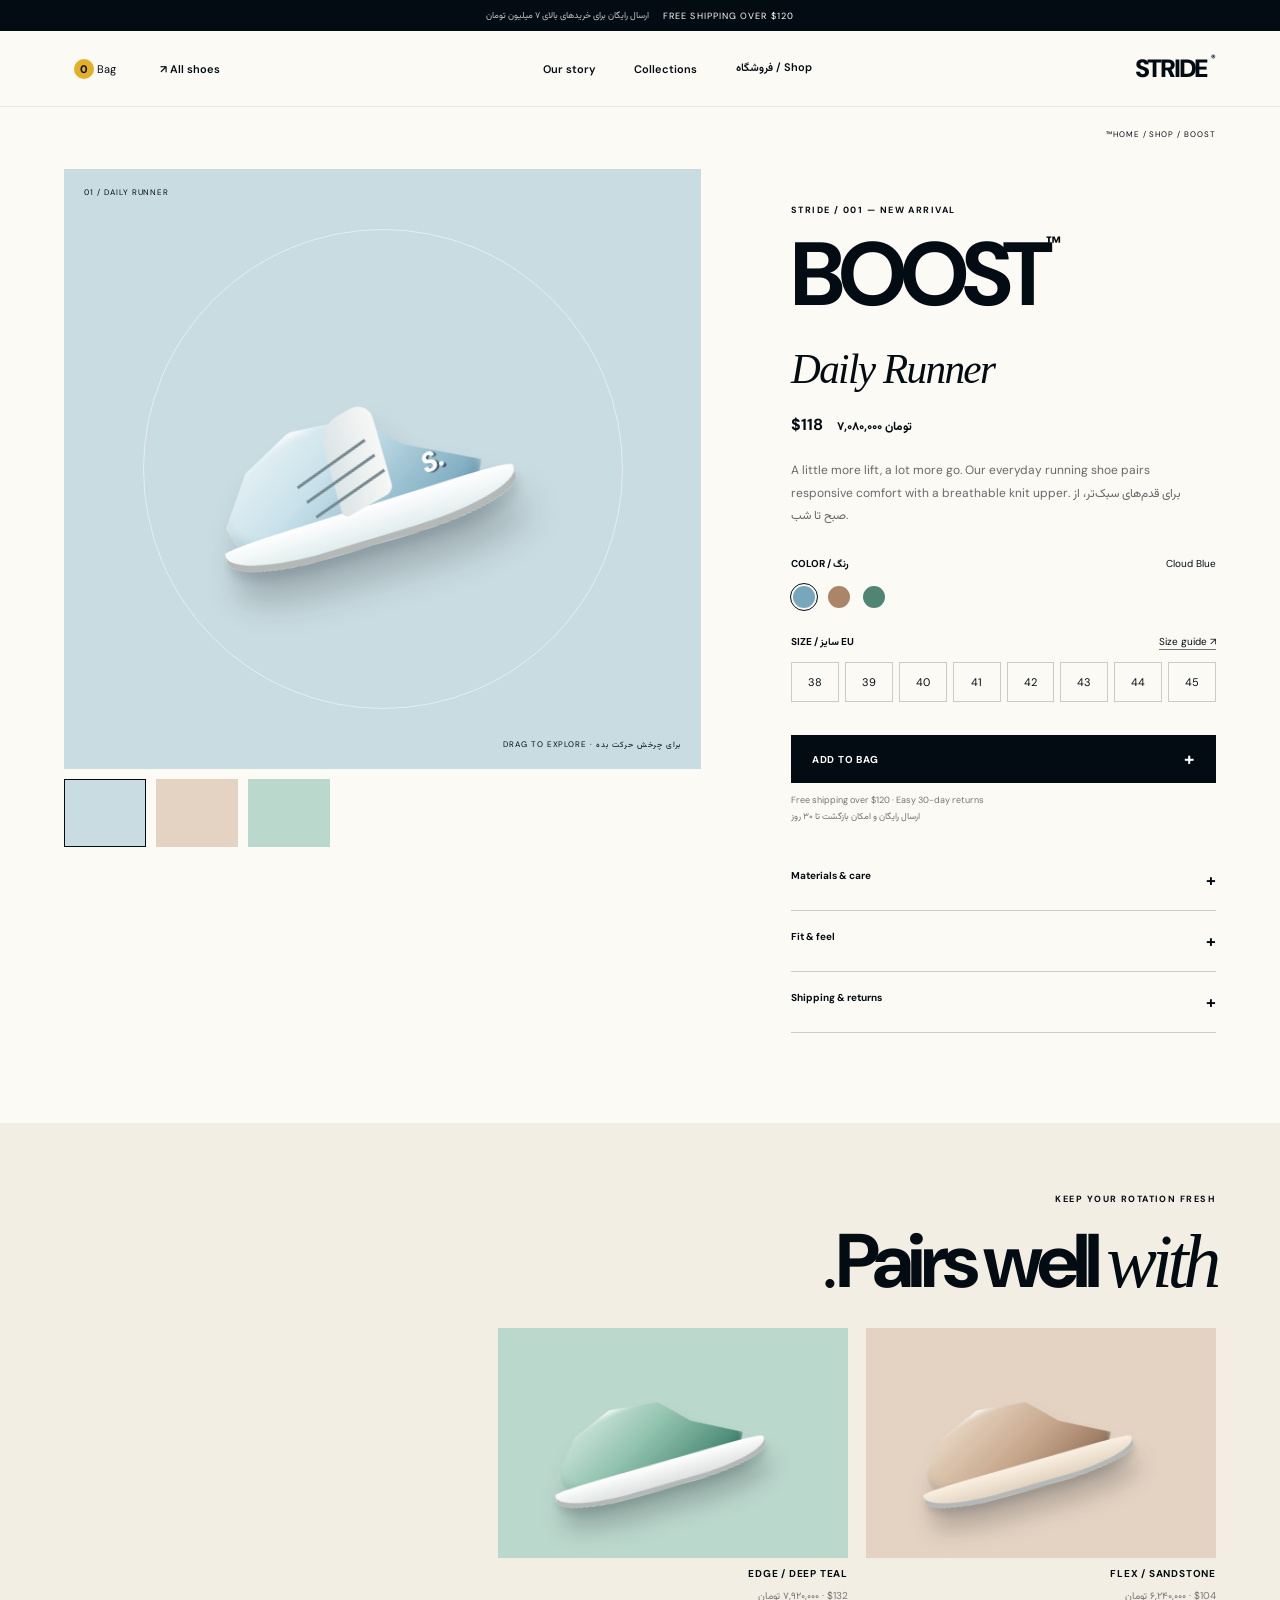
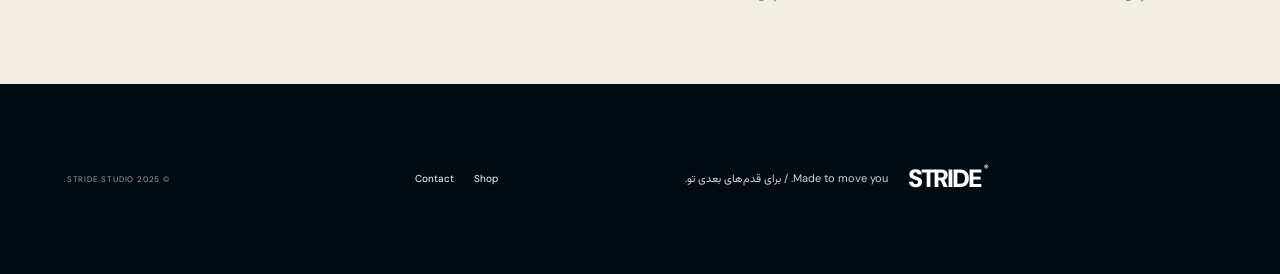
<file: product.html>
<!doctype html><html lang="fa" dir="rtl"><head><meta charset="utf-8"><meta name="viewport" content="width=device-width,initial-scale=1"><title>BOOST Daily Runner — STRIDE</title><link href="https://fonts.googleapis.com/css2?family=DM+Sans:wght@400;500;600;700;800;900&family=Vazirmatn:wght@400;500;600;700;800;900&display=swap" rel="stylesheet"><link rel="stylesheet" href="css/style.css"><link rel="stylesheet" href="css/animations.css"></head><body><div class="announcement">FREE SHIPPING OVER $120 <span>ارسال رایگان برای خریدهای بالای ۷ میلیون تومان</span></div><header class="site-header"><a class="logo" href="index.html">STRIDE<span>®</span></a><nav><a href="shop.html">Shop / فروشگاه</a><a href="index.html#collections">Collections</a><a href="index.html#story">Our story</a></nav><div class="header-tools"><a href="shop.html">All shoes ↗</a><button class="bag">Bag <b class="cart-count">0</b></button><button class="menu-toggle">☰</button></div></header><main><div class="breadcrumb"><a href="index.html">HOME</a> / <a href="shop.html">SHOP</a> / BOOST™</div><section class="product-detail"><div class="gallery"><div class="gallery-main"><span class="gallery-tag">01 / DAILY RUNNER</span><div class="shoe shoe-blue shoe-spin"><div class="shoe-upper"></div><div class="shoe-tongue"></div><div class="shoe-sole"></div><div class="shoe-laces"></div><span class="shoe-mark">S.</span></div><span class="rotate-hint">DRAG TO EXPLORE · برای چرخش حرکت بده</span></div><div class="gallery-thumbs"><button class="thumb selected" aria-label="Cloud blue view"><div class="shoe shoe-blue"><div class="shoe-upper"></div><div class="shoe-sole"></div></div></button><button class="thumb sand" aria-label="Sandstone view"><div class="shoe shoe-earth"><div class="shoe-upper"></div><div class="shoe-sole"></div></div></button><button class="thumb teal" aria-label="Deep teal view"><div class="shoe shoe-teal"><div class="shoe-upper"></div><div class="shoe-sole"></div></div></button></div></div><div class="product-details"><p class="eyebrow">STRIDE / 001 — NEW ARRIVAL</p><h1>BOOST<span>™</span><br><em>Daily Runner</em></h1><div class="detail-price">$118 <span>۷,۰۸۰,۰۰۰ تومان</span></div><p class="detail-copy">A little more lift, a lot more go. Our everyday running shoe pairs responsive comfort with a breathable knit upper. برای قدم‌های سبک‌تر، از صبح تا شب.</p><div class="selector-group"><div class="selector-label"><b>COLOR / رنگ</b><span>Cloud Blue</span></div><div class="swatches"><button class="swatch blue selected" aria-label="Cloud Blue"></button><button class="swatch clay" aria-label="Sandstone"></button><button class="swatch green" aria-label="Deep Teal"></button></div></div><div class="selector-group"><div class="selector-label"><b>SIZE / سایز EU</b><a href="#size-guide">Size guide ↗</a></div><div class="sizes"><button>38</button><button>39</button><button>40</button><button>41</button><button>42</button><button>43</button><button>44</button><button>45</button></div></div><button class="button button-dark add-detail" data-name="BOOST">ADD TO BAG <span>+</span></button><p class="shipping-note">Free shipping over $120 · Easy 30-day returns<br>ارسال رایگان و امکان بازگشت تا ۳۰ روز</p><div class="detail-accordion"><details><summary>Materials & care <b>+</b></summary><p>Breathable recycled knit upper, responsive foam midsole and durable rubber outsole. Wipe clean with a soft damp cloth.</p></details><details><summary>Fit & feel <b>+</b></summary><p>True to size with a secure heel and roomy toe box. Between sizes? We recommend sizing up.</p></details><details><summary>Shipping & returns <b>+</b></summary><p>Free shipping on orders over $120. Try them at home; returns are easy within 30 days.</p></details></div></div></section><section class="related"><div class="related-heading"><p class="eyebrow">KEEP YOUR ROTATION FRESH</p><h2>Pairs well <em>with.</em></h2></div><div class="related-grid"><a href="product.html"><div class="mini-art sand"><div class="shoe shoe-earth"><div class="shoe-upper"></div><div class="shoe-sole"></div></div></div><b>FLEX / SANDSTONE</b><small>$104 · ۶,۲۴۰,۰۰۰ تومان</small></a><a href="product.html"><div class="mini-art teal"><div class="shoe shoe-teal"><div class="shoe-upper"></div><div class="shoe-sole"></div></div></div><b>EDGE / DEEP TEAL</b><small>$132 · ۷,۹۲۰,۰۰۰ تومان</small></a></div></section></main><footer class="site-footer"><a class="logo" href="index.html">STRIDE<span>®</span></a><p>Made to move you. / برای قدم‌های بعدی تو.</p><div class="footer-links"><a href="shop.html">Shop</a><a href="mailto:hello@stride.example">Contact</a></div><small>© 2025 STRIDE STUDIO.</small></footer><script src="js/main.js" defer></script><script src="js/shop.js" defer></script></body></html>
</file>
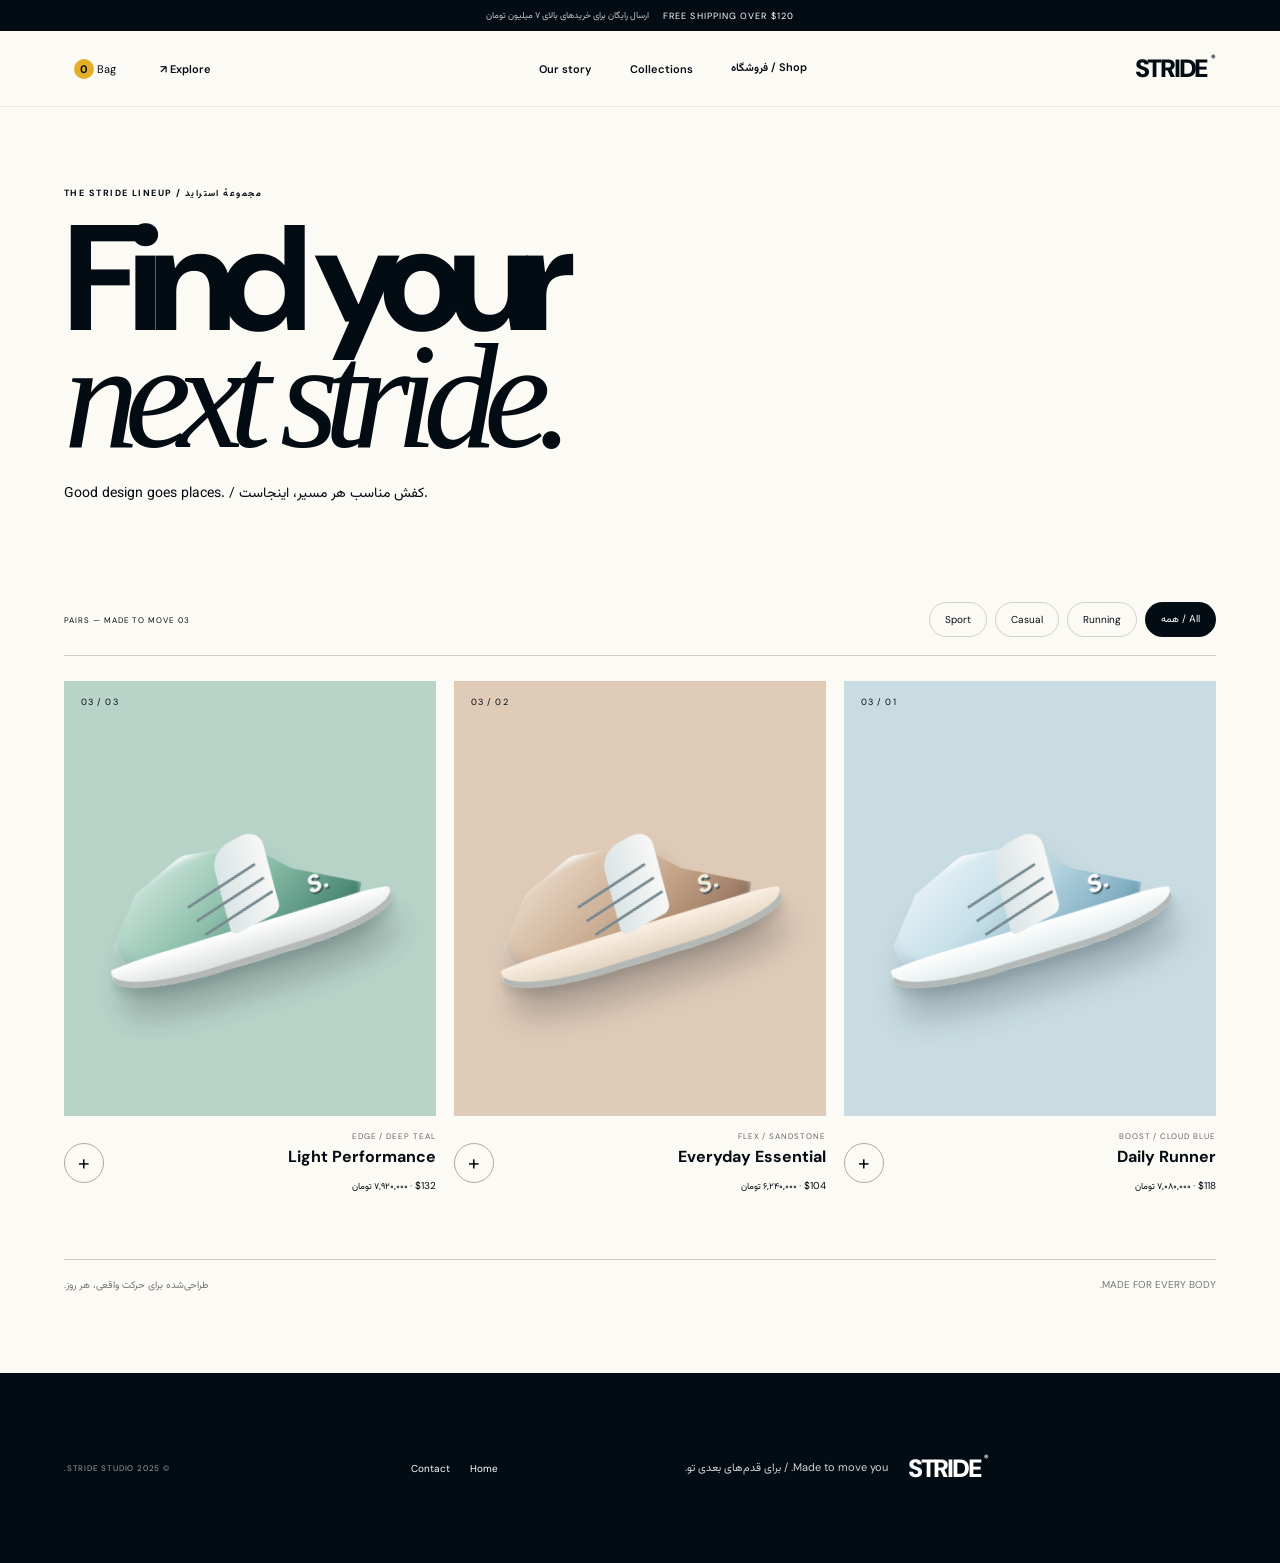
<file: shop.html>
<!doctype html><html lang="fa" dir="rtl"><head><meta charset="utf-8"><meta name="viewport" content="width=device-width,initial-scale=1"><title>Shop — STRIDE</title><link href="https://fonts.googleapis.com/css2?family=DM+Sans:wght@400;500;600;700;800;900&family=Vazirmatn:wght@400;500;600;700;800;900&display=swap" rel="stylesheet"><link rel="stylesheet" href="css/style.css"><link rel="stylesheet" href="css/animations.css"></head><body><div class="announcement">FREE SHIPPING OVER $120 <span>ارسال رایگان برای خریدهای بالای ۷ میلیون تومان</span></div><header class="site-header"><a class="logo" href="index.html">STRIDE<span>®</span></a><nav><a href="shop.html" aria-current="page">Shop / فروشگاه</a><a href="index.html#collections">Collections</a><a href="index.html#story">Our story</a></nav><div class="header-tools"><a href="product.html">Explore ↗</a><button class="bag">Bag <b class="cart-count">0</b></button><button class="menu-toggle">☰</button></div></header><main class="catalog"><div class="catalog-hero"><p class="eyebrow">THE STRIDE LINEUP / مجموعهٔ استراید</p><h1>Find your<br><em>next stride.</em></h1><p>Good design goes places. / کفش مناسب هر مسیر، اینجاست.</p></div><div class="catalog-toolbar"><div class="filter-tabs" role="group" aria-label="Filter products"><button class="filter-btn active" data-filter="all">All / همه</button><button class="filter-btn" data-filter="running">Running</button><button class="filter-btn" data-filter="casual">Casual</button><button class="filter-btn" data-filter="sport">Sport</button></div><span>03 PAIRS — MADE TO MOVE</span></div><div class="product-grid"><article class="shop-card" data-category="running sport" data-tilt><a href="product.html" class="card-visual"><div class="card-face front"><div class="shoe shoe-blue"><div class="shoe-upper"></div><div class="shoe-tongue"></div><div class="shoe-sole"></div><div class="shoe-laces"></div><span class="shoe-mark">S.</span></div><span class="card-number">01 / 03</span></div><div class="card-face back"><p>BOOST™</p><span>ENERGY IN EVERY STEP<br>انرژی در هر قدم</span><b>↗</b></div></a><div class="card-info"><div><p>BOOST / CLOUD BLUE</p><h2>Daily Runner</h2><small>$118 <span>· ۷,۰۸۰,۰۰۰ تومان</span></small></div><button class="add-cart" data-name="BOOST" aria-label="Add BOOST to bag">+</button></div></article><article class="shop-card" data-category="casual" data-tilt><a href="product.html" class="card-visual"><div class="card-face front sand"><div class="shoe shoe-earth"><div class="shoe-upper"></div><div class="shoe-tongue"></div><div class="shoe-sole"></div><div class="shoe-laces"></div><span class="shoe-mark">S.</span></div><span class="card-number">02 / 03</span></div><div class="card-face back"><p>FLEX™</p><span>TAKE IT EASY<br>با خیال راحت</span><b>↗</b></div></a><div class="card-info"><div><p>FLEX / SANDSTONE</p><h2>Everyday Essential</h2><small>$104 <span>· ۶,۲۴۰,۰۰۰ تومان</span></small></div><button class="add-cart" data-name="FLEX" aria-label="Add FLEX to bag">+</button></div></article><article class="shop-card" data-category="sport running" data-tilt><a href="product.html" class="card-visual"><div class="card-face front teal"><div class="shoe shoe-teal"><div class="shoe-upper"></div><div class="shoe-tongue"></div><div class="shoe-sole"></div><div class="shoe-laces"></div><span class="shoe-mark">S.</span></div><span class="card-number">03 / 03</span></div><div class="card-face back"><p>EDGE™</p><span>FIND YOUR EDGE<br>لبهٔ توانت را پیدا کن</span><b>↗</b></div></a><div class="card-info"><div><p>EDGE / DEEP TEAL</p><h2>Light Performance</h2><small>$132 <span>· ۷,۹۲۰,۰۰۰ تومان</span></small></div><button class="add-cart" data-name="EDGE" aria-label="Add EDGE to bag">+</button></div></article></div><div class="catalog-note"><span>MADE FOR EVERY BODY.</span><span>طراحی‌شده برای حرکت واقعی، هر روز.</span></div></main><footer class="site-footer"><a class="logo" href="index.html">STRIDE<span>®</span></a><p>Made to move you. / برای قدم‌های بعدی تو.</p><div class="footer-links"><a href="index.html">Home</a><a href="mailto:hello@stride.example">Contact</a></div><small>© 2025 STRIDE STUDIO.</small></footer><script src="js/main.js" defer></script><script src="js/shop.js" defer></script></body></html>
</file>
<file: css/style.css>
@import url('https://fonts.googleapis.com/css2?family=DM+Sans:wght@400;500;600;700;800;900&family=Vazirmatn:wght@400;500;600;700;800;900&display=swap');
:root{--blue:oklch(55% .18 240);--clay:oklch(52% .12 30);--teal:oklch(65% .15 160);--gold:oklch(78% .15 85);--ink:oklch(15% .02 240);--cream:#f3eee4;--paper:#fcfaf5;--white:#fff;--muted:#7a7d7d;--font:'DM Sans','Vazirmatn',sans-serif;--ease:cubic-bezier(.2,.75,.25,1);--gutter:clamp(22px,5vw,76px)}*{box-sizing:border-box}html{scroll-behavior:smooth;scroll-padding-top:85px}body{margin:0;background:var(--paper);color:var(--ink);font-family:var(--font);font-size:14px;-webkit-font-smoothing:antialiased}button,input{font:inherit}button,a{-webkit-tap-highlight-color:transparent}a{color:inherit;text-decoration:none}button{color:inherit}.announcement{min-height:31px;display:flex;justify-content:center;align-items:center;gap:14px;background:var(--ink);color:white;font-size:9px;letter-spacing:.12em;text-align:center;padding:6px 12px}.announcement span{font-family:'Vazirmatn',sans-serif;letter-spacing:0;opacity:.75}.site-header{height:76px;padding:0 var(--gutter);display:flex;align-items:center;justify-content:space-between;background:var(--paper);position:relative;z-index:20;border-bottom:1px solid #10151a12}.logo{font-size:25px;font-weight:900;letter-spacing:-.09em;direction:ltr}.logo span{font-size:9px;vertical-align:top;letter-spacing:0;margin-left:4px}.site-header nav,.header-tools{display:flex;align-items:center;gap:clamp(18px,3vw,44px)}.site-header nav a,.header-tools>a{font-size:11px;font-weight:600}.site-header nav a:hover,.footer-links a:hover{opacity:.55}.header-tools .bag{background:none;border:0;font-size:11px;cursor:pointer}.cart-count{display:inline-grid;place-items:center;background:var(--gold);border-radius:50%;width:20px;height:20px;margin-left:4px}.menu-toggle{display:none;border:0;background:none;font-size:20px}.hero{min-height:min(760px,calc(100svh - 105px));display:grid;grid-template-columns:1fr 1.15fr 50px;position:relative;overflow:hidden;color:white}.split-blue{background:linear-gradient(90deg,var(--blue) 0 50%,#e8e6df 50% 100%)}.hero-copy{padding:clamp(58px,9vw,130px) 0 54px var(--gutter);position:relative;z-index:2;direction:ltr}.eyebrow{font-size:9px;letter-spacing:.16em;font-weight:700;margin:0 0 20px}.hero-word{font-size:clamp(92px,17vw,245px);line-height:.78;letter-spacing:-.105em;margin:0 0 27px;font-weight:900}.hero-sub{font-size:clamp(17px,2.1vw,25px);line-height:1.3;font-weight:700;margin:0 0 30px}.hero-sub span{font-family:'Vazirmatn';font-size:15px;font-weight:500;display:inline-block;margin-top:8px}.button{min-height:48px;border:0;padding:0 21px;display:inline-flex;align-items:center;justify-content:center;gap:24px;font-size:10px;font-weight:700;letter-spacing:.07em;cursor:pointer;transition:transform .25s var(--ease),background .25s}.button:hover{transform:translateY(-3px)}.button-light{background:var(--paper);color:var(--ink)}.button-dark{background:var(--ink);color:white}.button i{font-style:normal;font-size:16px}.hero-index{position:absolute;bottom:33px;left:var(--gutter);font-size:9px;letter-spacing:.14em}.hero-art{position:relative;display:grid;place-items:center;perspective:1100px;color:var(--ink)}.orbit{position:absolute;width:min(39vw,490px);aspect-ratio:1;border:1px solid #17242a20;border-radius:50%}.orbit-two{width:min(31vw,385px);border-style:dashed;animation:spin 50s linear infinite}.shoe{position:relative;width:390px;height:190px;transform-style:preserve-3d;transform:rotate(-17deg) rotateY(-18deg);filter:drop-shadow(0 32px 17px #1013193a);transition:transform .65s var(--ease);direction:ltr}.shoe-upper{position:absolute;left:44px;top:26px;width:285px;height:122px;border-radius:65% 48% 25% 20% / 65% 60% 36% 35%;background:linear-gradient(155deg,#fff 0%,#ecf1f1 43%,#b9c9d0 100%);clip-path:polygon(0 66%,14% 26%,35% 4%,61% 10%,75% 42%,100% 72%,95% 94%,15% 100%,2% 88%);box-shadow:inset 0 -9px 12px #243f532b, inset 0 4px 8px #fff}.shoe-sole{position:absolute;left:34px;top:126px;width:323px;height:40px;background:linear-gradient(#fff,#d6dbd9);border-radius:20% 15% 35% 35% / 10% 10% 65% 65%;transform:rotate(-1deg);box-shadow:inset 0 -7px #b4b9b8,0 9px 10px #172c3722}.shoe-tongue{position:absolute;z-index:2;left:176px;top:28px;width:58px;height:99px;background:linear-gradient(90deg,#dbe4e6,#f7f8f6);transform:skew(-14deg) rotate(-13deg);border-radius:22px 22px 8px 8px}.shoe-laces{position:absolute;z-index:3;left:140px;top:71px;width:89px;height:50px;transform:rotate(-17deg);background:repeating-linear-gradient(0deg,transparent 0 9px,#778990 10px 12px,transparent 13px 18px)}.shoe-mark{position:absolute;z-index:4;left:270px;top:83px;color:#fff;font-size:27px;font-weight:900;font-style:italic;text-shadow:1px 2px 1px #3c525b;transform:rotate(-8deg)}.shoe-blue .shoe-upper{background:linear-gradient(150deg,#f4f9fa 0%,#c8e1ea 45%,#699db5 100%)}.shoe-blue .shoe-sole{background:linear-gradient(#fff,#dbe8e9)}.shoe-earth .shoe-upper{background:linear-gradient(150deg,#f4e8d8,#c5a58a 60%,#8c6954)}.shoe-earth .shoe-sole{background:linear-gradient(#faf0e2,#ddcdb9)}.shoe-earth .shoe-mark{color:#f3e9d8}.shoe-teal .shoe-upper{background:linear-gradient(150deg,#e5f2ed,#8fc1ad 50%,#337763)}.shoe-teal .shoe-mark{color:#f3f8f2}.shoe-hero{width:clamp(310px,41vw,510px);transform:rotate(-18deg) rotateY(-22deg) translateZ(50px);animation:float 5s ease-in-out infinite}.hero-art:hover .shoe-hero{transform:rotate(-12deg) rotateY(0deg) translateY(-8px) scale(1.04)}.floating-note{position:absolute;font-size:8px;letter-spacing:.14em}.note-a{top:23%;right:13%}.note-b{bottom:22%;left:11%}.hero-stamp{position:absolute;top:19%;left:8%;font-size:12px;font-weight:900;line-height:1.1;letter-spacing:.12em;color:var(--blue);transform:rotate(-8deg)}.hero-side{display:flex;align-items:center;justify-content:space-around;flex-direction:column;color:var(--ink)}.vertical-label{writing-mode:vertical-rl;font-size:8px;letter-spacing:.16em}.scroll-cue{font-size:8px;writing-mode:vertical-rl;letter-spacing:.13em}.intro-row{display:grid;grid-template-columns:.8fr 2fr 1fr;align-items:start;gap:30px;padding:100px var(--gutter);background:var(--paper)}.intro-row .eyebrow{margin-top:10px}.intro-row h2{font-size:clamp(35px,5.3vw,72px);line-height:1.02;letter-spacing:-.06em;margin:0}.intro-row h2 em,.shop-strip em,.newsletter em,.related em{font-family:Georgia,serif;font-weight:400}.intro-row h2 span{font-family:'Vazirmatn';font-size:16px;letter-spacing:0;display:block;margin-top:15px}.intro-row>p:last-child{font-size:13px;line-height:1.8;color:#686b68;max-width:260px;margin:12px 0}.feature-section{position:relative;min-height:650px;padding:32px var(--gutter) 28px;overflow:hidden;color:white}.feature-blue{background:var(--blue)}.feature-earth{background:var(--clay);color:var(--cream)}.feature-teal{background:var(--teal);color:#092c26}.feature-meta,.feature-bottom{display:flex;justify-content:space-between;align-items:center;font-size:9px;letter-spacing:.13em}.feature-meta{opacity:.78;border-bottom:1px solid currentColor;padding-bottom:18px}.feature-layout{min-height:510px;display:grid;grid-template-columns:1fr 1.15fr .75fr;align-items:center;gap:20px;direction:ltr}.feature-heading{direction:ltr;z-index:2}.feature-heading .eyebrow{margin-bottom:16px}.feature-heading h2{font-size:clamp(65px,10vw,145px);line-height:.8;letter-spacing:-.09em;margin:0;font-weight:900}.feature-heading h2 span,.product-details h1 span{font-size:.2em;vertical-align:top;letter-spacing:0}.feature-heading>p:not(.eyebrow){font-size:16px;line-height:1.5;margin:25px 0}.feature-heading>p:not(.eyebrow)::first-line{font-weight:700}.feature-heading a{margin-top:14px}.text-link{font-size:9px;font-weight:800;letter-spacing:.13em;border-bottom:1px solid currentColor;padding-bottom:9px;display:inline-flex;gap:20px;align-items:center}.text-link b{font-size:15px}.feature-product{min-height:380px;display:grid;place-items:center;position:relative;perspective:1000px}[data-shoe-viewer]{width:100%;min-height:420px;position:relative;display:grid;place-items:center}[data-shoe-viewer] canvas{display:block;width:100%!important;height:100%!important}[data-shoe-viewer]:has(canvas) .shoe{display:none}.feature-product .shoe{transform:rotate(-19deg) rotateY(-20deg) translateZ(30px);width:clamp(270px,33vw,410px)}.feature-product:hover .shoe{transform:rotate(-10deg) rotateY(0) translateY(-12px) scale(1.04)}.product-caption{position:absolute;bottom:16px;right:4px;font-size:8px;letter-spacing:.15em}.feature-accordion{direction:ltr;border-top:1px solid currentColor}.feature-accordion details,.detail-accordion details{border-bottom:1px solid currentColor}.feature-accordion summary,.detail-accordion summary{list-style:none;cursor:pointer;padding:19px 0;display:flex;justify-content:space-between;gap:12px;font-size:11px;font-weight:700}.feature-accordion summary::-webkit-details-marker,.detail-accordion summary::-webkit-details-marker{display:none}.feature-accordion summary b,.detail-accordion summary b{font-size:17px;transition:transform .25s}.feature-accordion details[open] summary b,.detail-accordion details[open] summary b{transform:rotate(45deg)}.feature-accordion details p,.detail-accordion details p{font-size:11px;line-height:1.7;opacity:.75;margin:0 0 17px}.feature-bottom{border-top:1px solid currentColor;padding-top:15px;opacity:.75}.reverse .feature-heading{order:3}.reverse .feature-product{order:2}.reverse .feature-accordion{order:1}.shop-strip{padding:100px var(--gutter) 90px;background:var(--cream)}.strip-heading{display:flex;align-items:end;justify-content:space-between;margin-bottom:35px}.strip-heading h2,.related-heading h2{font-size:clamp(40px,6vw,76px);line-height:.95;letter-spacing:-.07em;margin:0}.product-rail{display:grid;grid-template-columns:repeat(4,1fr);gap:14px}.mini-product{min-width:0}.mini-art{height:210px;background:#d7e3e4;display:grid;place-items:center;position:relative;overflow:hidden}.mini-art .shoe{transform:rotate(-15deg) scale(.63)}.mini-art>span{position:absolute;top:14px;left:14px;font-size:9px}.mini-art.sand,.sand{background:#e4d3c2}.mini-art.teal,.teal{background:#bbd8cd}.mini-product>div:last-child{padding-top:14px;display:flex;flex-direction:column;gap:7px}.mini-product b,.related-grid b{font-size:10px;letter-spacing:.08em}.mini-product small,.related-grid small{font-size:10px;color:#777}.mini-more{height:210px;background:var(--ink);color:white;display:grid;place-content:center;text-align:center;font-size:70px;font-weight:200}.mini-more span{font-size:9px;letter-spacing:.15em}.newsletter{padding:84px 20px 95px;text-align:center;background:var(--gold)}.newsletter h2{font-size:clamp(38px,6vw,70px);line-height:1;letter-spacing:-.06em;margin:0 0 15px}.newsletter>p:not(.eyebrow){font-size:12px}.newsletter-form{display:flex;max-width:480px;margin:28px auto 0;border-bottom:1px solid var(--ink);padding-bottom:8px}.newsletter-form input{flex:1;min-width:0;border:0;background:none;padding:12px;outline:none;font-size:12px}.newsletter-form .button{min-height:42px}.site-footer{background:var(--ink);color:white;min-height:190px;padding:40px var(--gutter);display:grid;grid-template-columns:1fr 1.2fr 1fr auto;align-items:center;gap:20px}.site-footer p{font-size:11px;line-height:1.8;color:#d2d4d4}.footer-links{display:flex;gap:20px;font-size:10px}.site-footer>small{font-size:8px;letter-spacing:.1em;color:#9ea3a5}.catalog{padding:0 var(--gutter) 80px}.catalog-hero{padding:80px 0 65px;direction:ltr}.catalog-hero h1{font-size:clamp(64px,12vw,150px);line-height:.78;letter-spacing:-.095em;margin:0 0 28px}.catalog-hero h1 em{font-family:Georgia,serif;font-weight:400}.catalog-hero>p:last-child{font-family:'Vazirmatn';font-size:14px}.catalog-toolbar{display:flex;justify-content:space-between;align-items:center;border-bottom:1px solid #151a1d33;padding:18px 0;margin-bottom:25px}.catalog-toolbar>span{font-size:8px;letter-spacing:.12em}.filter-tabs{display:flex;gap:8px}.filter-btn{border:1px solid #19202630;background:transparent;padding:9px 15px;border-radius:30px;font-size:10px;cursor:pointer;transition:.2s}.filter-btn.active,.filter-btn:hover{background:var(--ink);color:white}.product-grid{display:grid;grid-template-columns:repeat(3,1fr);gap:18px}.shop-card{min-width:0;perspective:1000px}.card-visual{height:clamp(260px,34vw,450px);display:block;position:relative;transform-style:preserve-3d;transition:transform .65s var(--ease)}.shop-card:hover .card-visual{transform:rotateY(180deg)}.card-face{position:absolute;inset:0;backface-visibility:hidden;display:grid;place-items:center;background:#c8dce2;overflow:hidden}.card-face.front .shoe{transform:rotate(-16deg) scale(.9)}.card-face.front.sand{background:#dfcbb8}.card-face.front.teal{background:#b8d4c9}.card-number{position:absolute;top:15px;left:17px;font-size:9px;letter-spacing:.12em}.card-face.back{background:var(--ink);color:white;transform:rotateY(180deg);align-content:center;text-align:center;gap:12px}.card-face.back p{font-size:38px;font-weight:900;margin:0;letter-spacing:-.07em}.card-face.back span{font-size:9px;line-height:1.8;letter-spacing:.1em}.card-face.back b{font-size:22px}.card-info{padding:15px 0;display:flex;justify-content:space-between;align-items:center}.card-info p{font-size:8px;letter-spacing:.12em;color:#666;margin:0 0 5px}.card-info h2{font-size:16px;margin:0 0 8px}.card-info small{font-size:10px}.card-info small span{font-family:'Vazirmatn';font-size:9px}.add-cart{height:40px;width:40px;border-radius:50%;border:1px solid #1115;background:none;font-size:21px;cursor:pointer;transition:.25s}.add-cart:hover,.add-cart.added{background:var(--ink);color:white;transform:rotate(90deg)}.catalog-note{display:flex;justify-content:space-between;border-top:1px solid #1113;margin-top:50px;padding-top:18px;font-size:10px;color:#777}.breadcrumb{padding:22px var(--gutter);font-size:8px;letter-spacing:.12em}.product-detail{padding:8px var(--gutter) 90px;display:grid;grid-template-columns:1.2fr .8fr;gap:clamp(35px,7vw,100px);direction:ltr}.gallery-main{height:clamp(380px,48vw,600px);background:#c9dce1;display:grid;place-items:center;position:relative;perspective:1000px;overflow:hidden}.gallery-main:before{content:'';position:absolute;width:75%;aspect-ratio:1;border:1px solid #ffffff80;border-radius:50%}.gallery-tag,.rotate-hint{position:absolute;font-size:8px;letter-spacing:.12em}.gallery-tag{top:18px;left:20px}.rotate-hint{bottom:18px;right:20px}.shoe-spin{width:clamp(300px,40vw,460px);animation:turnshoe 12s ease-in-out infinite;cursor:grab}.gallery-thumbs{display:flex;gap:10px;margin-top:10px}.thumb{width:82px;height:68px;border:1px solid transparent;background:#c9dce1;display:grid;place-items:center;cursor:pointer;overflow:hidden}.thumb.selected{border-color:var(--ink)}.thumb.sand{background:#e4d3c2}.thumb.teal{background:#bbd8cd}.thumb .shoe{transform:scale(.25) rotate(-15deg)}.product-details{direction:ltr;padding:35px 0 0}.product-details h1{font-size:clamp(54px,7vw,92px);line-height:.87;letter-spacing:-.08em;margin:0 0 22px}.product-details h1 em{font-family:Georgia,serif;font-size:.46em;font-weight:400;letter-spacing:-.04em}.detail-price{font-weight:700;font-size:16px;margin-bottom:23px}.detail-price span{font-family:'Vazirmatn';font-size:12px;margin-left:10px}.detail-copy{font-size:12px;line-height:1.9;color:#65696a;max-width:410px;margin-bottom:30px}.selector-group{margin:25px 0}.selector-label{display:flex;justify-content:space-between;font-size:10px;margin-bottom:12px}.selector-label a{border-bottom:1px solid #777}.swatches{display:flex;gap:9px}.swatch{height:26px;width:26px;border:2px solid var(--paper);border-radius:50%;outline:1px solid transparent;cursor:pointer}.swatch.selected{outline-color:var(--ink)}.swatch.blue{background:#77a7bb}.swatch.clay{background:#ac8467}.swatch.green{background:#518573}.sizes{display:grid;grid-template-columns:repeat(8,1fr);gap:6px}.sizes button{height:40px;border:1px solid #1113;background:transparent;font-size:11px;cursor:pointer}.sizes button:hover,.sizes button.selected{background:var(--ink);color:white}.add-detail{width:100%;justify-content:space-between;margin-top:8px}.add-detail span{font-size:18px}.shipping-note{font-size:9px;color:#727575;line-height:1.8}.detail-accordion{margin-top:25px}.detail-accordion details{border-color:#1113}.detail-accordion summary{font-size:10px}.detail-accordion details p{color:#555}.related{background:var(--cream);padding:70px var(--gutter) 80px}.related-heading{margin-bottom:30px}.related-grid{display:grid;grid-template-columns:repeat(2,minmax(0,350px));gap:18px}.related-grid>a{display:flex;flex-direction:column;gap:9px}.related-grid .mini-art{width:100%;height:230px}.related-grid .mini-art .shoe{transform:scale(.67) rotate(-15deg)}
@media(max-width:850px){.hero{grid-template-columns:1fr 1fr 35px;min-height:610px}.hero-word{font-size:clamp(82px,16vw,150px)}.hero-art .shoe{transform:scale(.82) rotate(-18deg)}.intro-row{grid-template-columns:1fr 2fr;row-gap:18px}.intro-row>p:last-child{grid-column:2}.feature-section{min-height:570px}.feature-layout{grid-template-columns:.9fr 1.1fr;min-height:460px}.feature-heading{grid-column:1;grid-row:1}.feature-product{grid-column:2;grid-row:1}.feature-accordion{grid-column:1/-1;grid-row:2;display:grid;grid-template-columns:repeat(3,1fr);gap:16px;border-top:0}.feature-accordion details{border-top:1px solid currentColor}.feature-accordion summary{font-size:10px}.feature-accordion details p{font-size:10px}.feature-product .shoe{transform:scale(.83) rotate(-19deg)}.product-rail{grid-template-columns:repeat(2,1fr);row-gap:25px}.site-footer{grid-template-columns:1fr 1fr}.site-footer>small{grid-column:1/-1}.product-detail{grid-template-columns:1fr .9fr;gap:30px}.sizes{grid-template-columns:repeat(4,1fr)}}
@media(max-width:600px){.announcement{font-size:8px;gap:6px}.site-header{height:64px}.site-header nav{display:none;position:absolute;top:64px;right:0;left:0;background:var(--paper);padding:20px var(--gutter);flex-direction:column;align-items:flex-start;border-bottom:1px solid #1112}.site-header nav.open{display:flex}.header-tools{gap:13px}.header-tools>a{display:none}.menu-toggle{display:block}.hero{display:grid;grid-template-columns:1fr;grid-template-rows:auto 300px;min-height:690px;background:linear-gradient(180deg,var(--blue) 0 52%,#e8e6df 52%)}.hero-copy{padding:65px 24px 20px;grid-row:1}.hero-word{font-size:clamp(90px,24vw,145px)}.hero-sub{font-size:18px;margin-bottom:20px}.hero-index{bottom:15px;left:24px}.hero-art{grid-row:2;min-height:300px}.hero-art .shoe{width:340px;transform:scale(.78) rotate(-18deg)}.orbit{width:270px}.orbit-two{width:220px}.note-a{top:16%;right:7%}.note-b{bottom:14%;left:8%}.hero-stamp{top:13%;left:10%}.hero-side{position:absolute;right:13px;bottom:18px;top:auto;height:245px}.scroll-cue{display:none}.intro-row{padding:62px 23px;grid-template-columns:1fr;gap:14px}.intro-row h2{font-size:45px}.intro-row>p:last-child{grid-column:1;margin:0}.feature-section{padding:23px 22px;min-height:auto}.feature-meta{font-size:7px}.feature-layout{grid-template-columns:1fr;gap:0;min-height:auto;padding:36px 0 20px}.feature-heading{grid-column:1;grid-row:1}.feature-heading h2{font-size:95px}.feature-heading>p:not(.eyebrow){margin:17px 0}.feature-product{grid-column:1;grid-row:2;min-height:280px}.feature-product .shoe{transform:scale(.74) rotate(-18deg)}.feature-accordion{grid-column:1;grid-row:3;grid-template-columns:1fr;gap:0}.feature-accordion details{border-top:0}.feature-accordion summary{padding:15px 0}.feature-bottom{font-size:7px}.reverse .feature-heading{order:0}.reverse .feature-product{order:0}.reverse .feature-accordion{order:0}.shop-strip{padding:65px 22px}.strip-heading h2{font-size:52px}.product-rail{gap:12px}.mini-art{height:155px}.mini-art .shoe{transform:scale(.42) rotate(-15deg)}.mini-more{height:155px;font-size:50px}.newsletter{padding:66px 20px}.newsletter h2{font-size:43px}.newsletter-form{flex-direction:column;border:0;gap:10px}.newsletter-form input{border-bottom:1px solid var(--ink)}.site-footer{padding:35px 22px;grid-template-columns:1fr 1fr;gap:13px}.footer-links{grid-column:1/-1}.site-footer>small{font-size:7px}.catalog{padding:0 22px 55px}.catalog-hero{padding:65px 0 45px}.catalog-hero h1{font-size:clamp(70px,19vw,115px)}.catalog-toolbar{align-items:flex-start;gap:14px;flex-direction:column}.filter-tabs{gap:5px}.filter-btn{padding:8px 11px;font-size:9px}.catalog-toolbar>span{align-self:flex-end}.product-grid{grid-template-columns:1fr 1fr;gap:20px 12px}.card-visual{height:clamp(190px,57vw,310px)}.card-face.front .shoe{transform:scale(.61) rotate(-16deg)}.card-face.back p{font-size:28px}.card-info{align-items:flex-start}.card-info h2{font-size:13px}.card-info small,.card-info small span{font-size:8px}.add-cart{height:34px;width:34px;flex:none}.catalog-note{font-size:8px}.product-detail{padding:0 22px 60px;grid-template-columns:1fr;gap:10px}.breadcrumb{padding:17px 22px}.gallery-main{height:350px}.shoe-spin{transform:scale(.75);animation-duration:15s}.product-details{padding-top:25px}.product-details h1{font-size:72px}.related{padding:55px 22px}.related-grid{gap:12px}.related-grid .mini-art{height:165px}.related-grid .mini-art .shoe{transform:scale(.42) rotate(-15deg)}.rotate-hint{font-size:7px}}
@media(prefers-reduced-motion:reduce){*,*::before,*::after{scroll-behavior:auto!important;animation-duration:.01ms!important;animation-iteration-count:1!important;transition-duration:.01ms!important}}
</file>
<file: css/animations.css>
.reveal{opacity:0;transform:translateY(28px);transition:opacity .8s cubic-bezier(.2,.7,.2,1),transform .8s cubic-bezier(.2,.7,.2,1)}.reveal.is-visible{opacity:1;transform:translateY(0)}.reveal-delay-1{transition-delay:.1s}.reveal-delay-2{transition-delay:.2s}.reveal-delay-3{transition-delay:.3s}.magnetic{transition:transform .25s ease}.cart-pop{animation:cartpop .38s ease}.added-feedback{animation:added .5s cubic-bezier(.2,.8,.2,1)}.shoe-spin{transform-style:preserve-3d}@keyframes float{0%,100%{translate:0 0}50%{translate:0 -15px}}@keyframes spin{to{transform:rotate(360deg)}}@keyframes turnshoe{0%,100%{transform:rotate(-18deg) rotateY(-22deg)}50%{transform:rotate(-18deg) rotateY(18deg)}}@keyframes cartpop{50%{transform:scale(1.35)}}@keyframes added{50%{transform:rotate(90deg) scale(1.25)}}@media(prefers-reduced-motion:reduce){.reveal{opacity:1;transform:none}}
</file>
